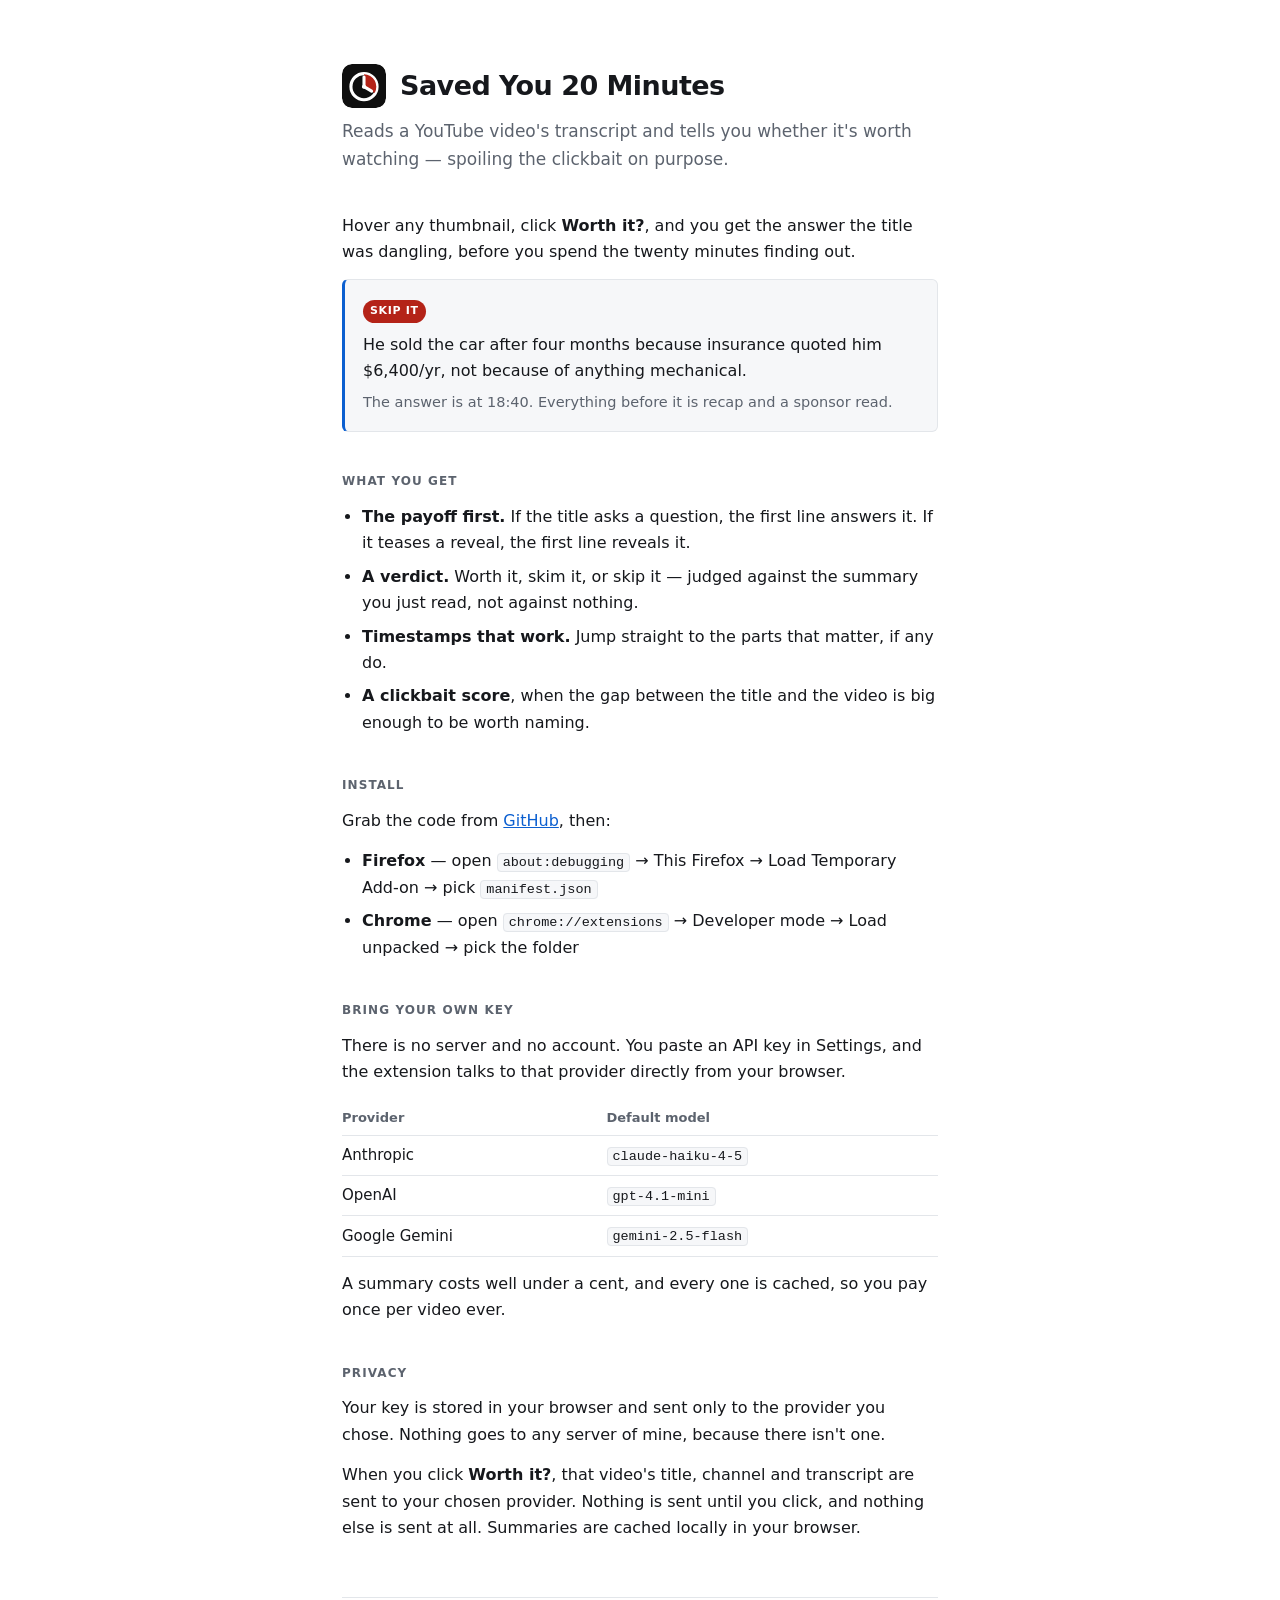
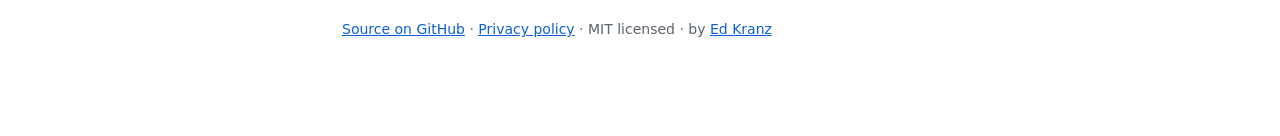
<file: docs/index.html>
<!doctype html>
<html lang="en">
<head>
<meta charset="utf-8">
<meta name="viewport" content="width=device-width, initial-scale=1">
<title>Saved You 20 Minutes</title>
<meta name="description" content="A browser extension that reads a YouTube video's transcript and tells you whether it's worth watching.">
<link rel="icon" href="icon.svg">
<style>
  :root {
    --fg: #16181c; --muted: #5c636e; --line: #e3e6ea;
    --bg: #fff; --soft: #f6f7f9; --accent: #0b5fd0;
  }
  @media (prefers-color-scheme: dark) {
    :root {
      --fg: #e8eaed; --muted: #9aa3ad; --line: #2b2f36;
      --bg: #111316; --soft: #1a1d21; --accent: #64a8ff;
    }
  }
  * { box-sizing: border-box; }
  body {
    margin: 0 auto; padding: 64px 22px 96px; max-width: 640px;
    background: var(--bg); color: var(--fg);
    font: 16px/1.65 -apple-system, BlinkMacSystemFont, "Segoe UI", Roboto, system-ui, sans-serif;
  }
  header { display: flex; align-items: center; gap: 14px; margin-bottom: 8px; }
  header img { width: 44px; height: 44px; border-radius: 10px; }
  h1 { font-size: 27px; margin: 0; letter-spacing: -.02em; }
  .tag { color: var(--muted); font-size: 17px; margin: 0 0 40px; }
  h2 {
    font-size: 12px; text-transform: uppercase; letter-spacing: .09em;
    color: var(--muted); margin: 40px 0 12px; font-weight: 600;
  }
  p { margin: 0 0 14px; }
  ul { margin: 0 0 14px; padding-left: 20px; }
  li { margin-bottom: 7px; }
  a { color: var(--accent); }
  code {
    background: var(--soft); border: 1px solid var(--line); border-radius: 4px;
    padding: 1px 5px; font-size: 13.5px;
    font-family: ui-monospace, SFMono-Regular, Menlo, monospace;
  }
  .example {
    border: 1px solid var(--line); border-left: 3px solid var(--accent);
    border-radius: 6px; background: var(--soft); padding: 16px 18px; margin: 0 0 14px;
  }
  .verdict {
    display: inline-block; font-size: 11px; font-weight: 700; letter-spacing: .06em;
    background: #b42318; color: #fff; padding: 2px 7px; border-radius: 999px;
    margin-bottom: 9px;
  }
  .example p { margin: 0; }
  .example .why { color: var(--muted); font-size: 14.5px; margin-top: 7px; }
  table { border-collapse: collapse; width: 100%; font-size: 15px; margin-bottom: 14px; }
  th, td { text-align: left; padding: 7px 10px 7px 0; border-bottom: 1px solid var(--line); }
  th { color: var(--muted); font-weight: 600; font-size: 13px; }
  footer {
    margin-top: 56px; padding-top: 20px; border-top: 1px solid var(--line);
    color: var(--muted); font-size: 14px;
  }
</style>
</head>
<body>

<header>
  <img src="icon.svg" alt="">
  <h1>Saved You 20 Minutes</h1>
</header>
<p class="tag">Reads a YouTube video's transcript and tells you whether it's worth watching — spoiling the clickbait on purpose.</p>

<p>Hover any thumbnail, click <strong>Worth it?</strong>, and you get the answer the title was dangling, before you spend the twenty minutes finding out.</p>

<div class="example">
  <span class="verdict">SKIP IT</span>
  <p>He sold the car after four months because insurance quoted him $6,400/yr, not because of anything mechanical.</p>
  <p class="why">The answer is at 18:40. Everything before it is recap and a sponsor read.</p>
</div>

<h2>What you get</h2>
<ul>
  <li><strong>The payoff first.</strong> If the title asks a question, the first line answers it. If it teases a reveal, the first line reveals it.</li>
  <li><strong>A verdict.</strong> Worth it, skim it, or skip it — judged against the summary you just read, not against nothing.</li>
  <li><strong>Timestamps that work.</strong> Jump straight to the parts that matter, if any do.</li>
  <li><strong>A clickbait score</strong>, when the gap between the title and the video is big enough to be worth naming.</li>
</ul>

<h2>Install</h2>
<p>Grab the code from <a href="https://github.com/edkranz/savedyou20minutes">GitHub</a>, then:</p>
<ul>
  <li><strong>Firefox</strong> — open <code>about:debugging</code> → This Firefox → Load Temporary Add-on → pick <code>manifest.json</code></li>
  <li><strong>Chrome</strong> — open <code>chrome://extensions</code> → Developer mode → Load unpacked → pick the folder</li>
</ul>

<h2>Bring your own key</h2>
<p>There is no server and no account. You paste an API key in Settings, and the extension talks to that provider directly from your browser.</p>
<table>
  <tr><th>Provider</th><th>Default model</th></tr>
  <tr><td>Anthropic</td><td><code>claude-haiku-4-5</code></td></tr>
  <tr><td>OpenAI</td><td><code>gpt-4.1-mini</code></td></tr>
  <tr><td>Google Gemini</td><td><code>gemini-2.5-flash</code></td></tr>
</table>
<p>A summary costs well under a cent, and every one is cached, so you pay once per video ever.</p>

<h2>Privacy</h2>
<p>Your key is stored in your browser and sent only to the provider you chose. Nothing goes to any server of mine, because there isn't one.</p>
<p>When you click <strong>Worth it?</strong>, that video's title, channel and transcript are sent to your chosen provider. Nothing is sent until you click, and nothing else is sent at all. Summaries are cached locally in your browser.</p>

<footer>
  <a href="https://github.com/edkranz/savedyou20minutes">Source on GitHub</a> · <a href="privacy.html">Privacy policy</a> · MIT licensed · by <a href="https://kranz.au">Ed Kranz</a>
</footer>

</body>
</html>
</file>
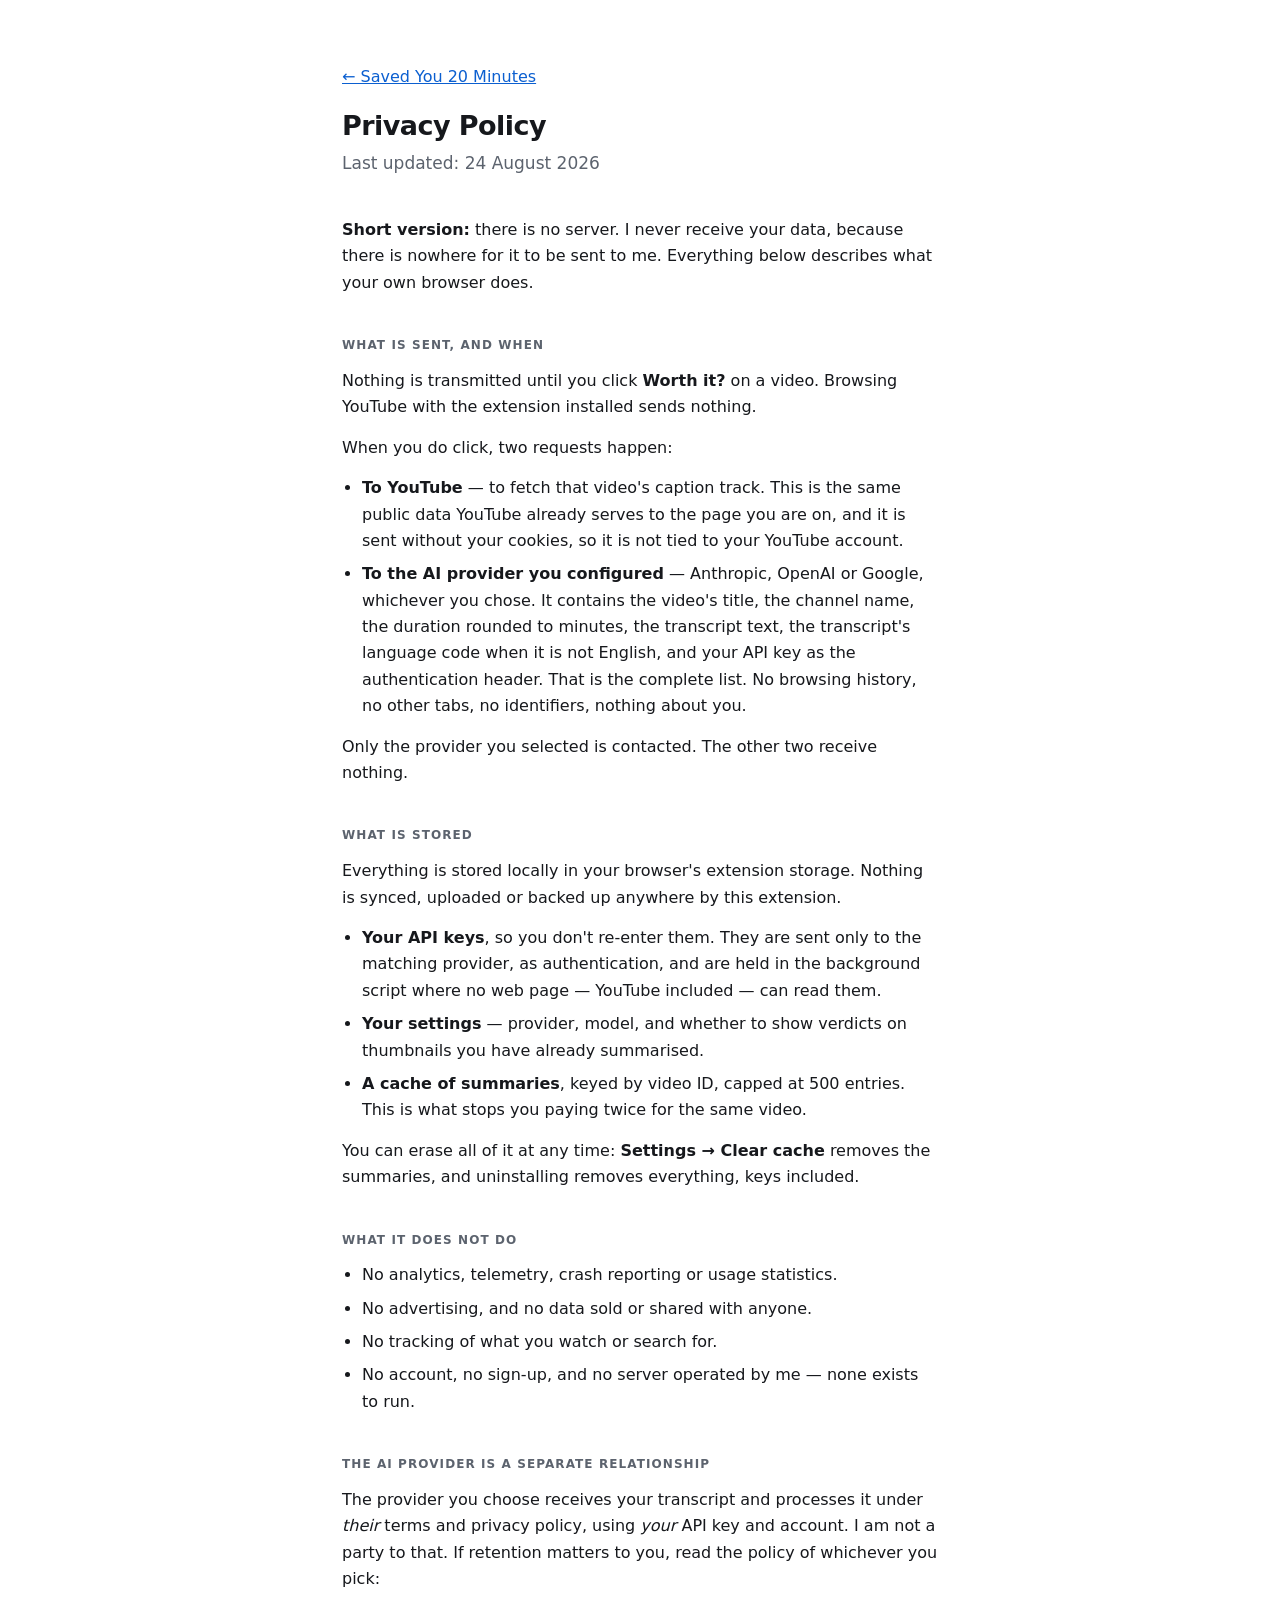
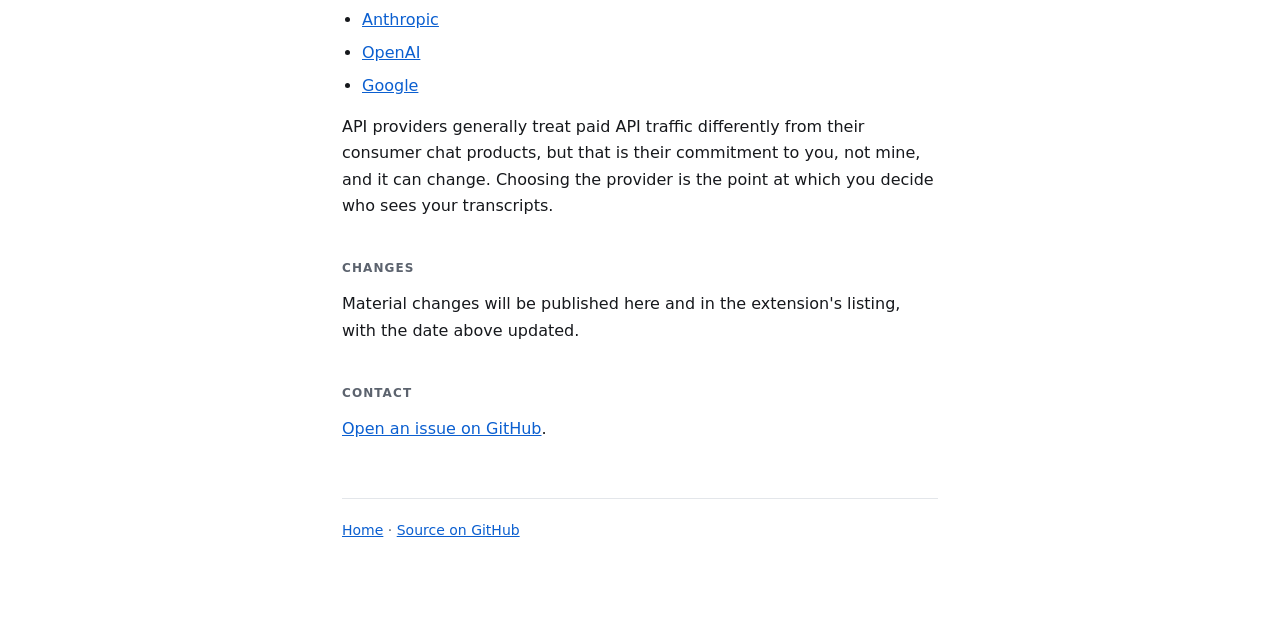
<file: docs/privacy.html>
<!doctype html>
<html lang="en">
<head>
<meta charset="utf-8">
<meta name="viewport" content="width=device-width, initial-scale=1">
<title>Privacy Policy — Saved You 20 Minutes</title>
<meta name="description" content="Privacy policy for the Saved You 20 Minutes browser extension.">
<link rel="icon" href="icon.svg">
<style>
  :root {
    --fg: #16181c; --muted: #5c636e; --line: #e3e6ea;
    --bg: #fff; --soft: #f6f7f9; --accent: #0b5fd0;
  }
  @media (prefers-color-scheme: dark) {
    :root {
      --fg: #e8eaed; --muted: #9aa3ad; --line: #2b2f36;
      --bg: #111316; --soft: #1a1d21; --accent: #64a8ff;
    }
  }
  * { box-sizing: border-box; }
  body {
    margin: 0 auto; padding: 64px 22px 96px; max-width: 640px;
    background: var(--bg); color: var(--fg);
    font: 16px/1.65 -apple-system, BlinkMacSystemFont, "Segoe UI", Roboto, system-ui, sans-serif;
  }
  header { display: flex; align-items: center; gap: 14px; margin-bottom: 8px; }
  header img { width: 44px; height: 44px; border-radius: 10px; }
  h1 { font-size: 27px; margin: 0; letter-spacing: -.02em; }
  .tag { color: var(--muted); font-size: 17px; margin: 0 0 40px; }
  h2 {
    font-size: 12px; text-transform: uppercase; letter-spacing: .09em;
    color: var(--muted); margin: 40px 0 12px; font-weight: 600;
  }
  p { margin: 0 0 14px; }
  ul { margin: 0 0 14px; padding-left: 20px; }
  li { margin-bottom: 7px; }
  a { color: var(--accent); }
  code {
    background: var(--soft); border: 1px solid var(--line); border-radius: 4px;
    padding: 1px 5px; font-size: 13.5px;
    font-family: ui-monospace, SFMono-Regular, Menlo, monospace;
  }
  .example {
    border: 1px solid var(--line); border-left: 3px solid var(--accent);
    border-radius: 6px; background: var(--soft); padding: 16px 18px; margin: 0 0 14px;
  }
  .verdict {
    display: inline-block; font-size: 11px; font-weight: 700; letter-spacing: .06em;
    background: #b42318; color: #fff; padding: 2px 7px; border-radius: 999px;
    margin-bottom: 9px;
  }
  .example p { margin: 0; }
  .example .why { color: var(--muted); font-size: 14.5px; margin-top: 7px; }
  table { border-collapse: collapse; width: 100%; font-size: 15px; margin-bottom: 14px; }
  th, td { text-align: left; padding: 7px 10px 7px 0; border-bottom: 1px solid var(--line); }
  th { color: var(--muted); font-weight: 600; font-size: 13px; }
  footer {
    margin-top: 56px; padding-top: 20px; border-top: 1px solid var(--line);
    color: var(--muted); font-size: 14px;
  }
</style>
</head>
<body>

<p><a href="./">&larr; Saved You 20 Minutes</a></p>
<h1>Privacy Policy</h1>
<p class="tag">Last updated: 24 August 2026</p>

<p><strong>Short version:</strong> there is no server. I never receive your data, because there is nowhere for it to be sent to me. Everything below describes what your own browser does.</p>

<h2>What is sent, and when</h2>
<p>Nothing is transmitted until you click <strong>Worth it?</strong> on a video. Browsing YouTube with the extension installed sends nothing.</p>
<p>When you do click, two requests happen:</p>
<ul>
  <li><strong>To YouTube</strong> — to fetch that video's caption track. This is the same public data YouTube already serves to the page you are on, and it is sent without your cookies, so it is not tied to your YouTube account.</li>
  <li><strong>To the AI provider you configured</strong> — Anthropic, OpenAI or Google, whichever you chose. It contains the video's title, the channel name, the duration rounded to minutes, the transcript text, the transcript's language code when it is not English, and your API key as the authentication header. That is the complete list. No browsing history, no other tabs, no identifiers, nothing about you.</li>
</ul>
<p>Only the provider you selected is contacted. The other two receive nothing.</p>

<h2>What is stored</h2>
<p>Everything is stored locally in your browser's extension storage. Nothing is synced, uploaded or backed up anywhere by this extension.</p>
<ul>
  <li><strong>Your API keys</strong>, so you don't re-enter them. They are sent only to the matching provider, as authentication, and are held in the background script where no web page — YouTube included — can read them.</li>
  <li><strong>Your settings</strong> — provider, model, and whether to show verdicts on thumbnails you have already summarised.</li>
  <li><strong>A cache of summaries</strong>, keyed by video ID, capped at 500 entries. This is what stops you paying twice for the same video.</li>
</ul>
<p>You can erase all of it at any time: <strong>Settings &rarr; Clear cache</strong> removes the summaries, and uninstalling removes everything, keys included.</p>

<h2>What it does not do</h2>
<ul>
  <li>No analytics, telemetry, crash reporting or usage statistics.</li>
  <li>No advertising, and no data sold or shared with anyone.</li>
  <li>No tracking of what you watch or search for.</li>
  <li>No account, no sign-up, and no server operated by me — none exists to run.</li>
</ul>

<h2>The AI provider is a separate relationship</h2>
<p>The provider you choose receives your transcript and processes it under <em>their</em> terms and privacy policy, using <em>your</em> API key and account. I am not a party to that. If retention matters to you, read the policy of whichever you pick:</p>
<ul>
  <li><a href="https://www.anthropic.com/legal/privacy">Anthropic</a></li>
  <li><a href="https://openai.com/policies/privacy-policy">OpenAI</a></li>
  <li><a href="https://policies.google.com/privacy">Google</a></li>
</ul>
<p>API providers generally treat paid API traffic differently from their consumer chat products, but that is their commitment to you, not mine, and it can change. Choosing the provider is the point at which you decide who sees your transcripts.</p>

<h2>Changes</h2>
<p>Material changes will be published here and in the extension's listing, with the date above updated.</p>

<h2>Contact</h2>
<p><a href="https://github.com/edkranz/savedyou20minutes/issues">Open an issue on GitHub</a>.</p>

<footer>
  <a href="./">Home</a> · <a href="https://github.com/edkranz/savedyou20minutes">Source on GitHub</a>
</footer>

</body>
</html>
</file>
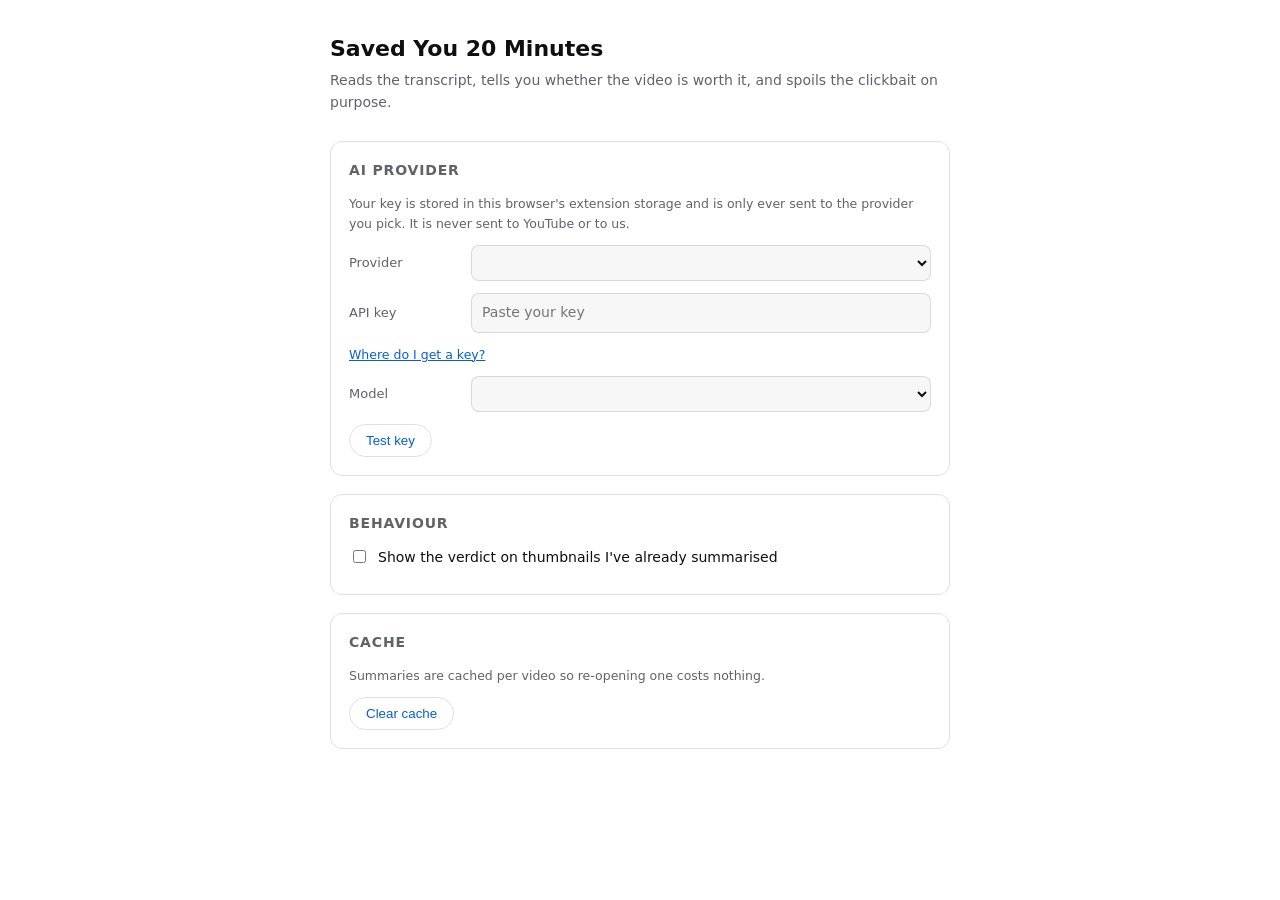
<file: src/options/options.html>
<!doctype html>
<html>
<head>
  <meta charset="utf-8">
  <title>Saved You 20 Minutes — Settings</title>
  <link rel="stylesheet" href="options.css">
</head>
<body>
  <main>
    <header>
      <h1>Saved You 20 Minutes</h1>
      <p class="sub">Reads the transcript, tells you whether the video is worth it, and spoils the clickbait on purpose.</p>
    </header>

    <section>
      <h2>AI provider</h2>
      <p class="hint">Your key is stored in this browser's extension storage and is only ever sent to the provider you pick. It is never sent to YouTube or to us.</p>

      <label class="field">
        <span>Provider</span>
        <select id="provider"></select>
      </label>

      <label class="field">
        <span>API key</span>
        <input id="apiKey" type="password" spellcheck="false" autocomplete="off" placeholder="Paste your key">
      </label>
      <p class="hint"><a id="keyLink" href="#" target="_blank" rel="noopener">Where do I get a key?</a></p>

      <label class="field">
        <span>Model</span>
        <select id="model"></select>
      </label>

      <div class="actions">
        <button id="test" class="btn ghost" type="button">Test key</button>
        <span id="testResult" class="result"></span>
      </div>
    </section>

    <section>
      <h2>Behaviour</h2>
      <label class="check">
        <input id="showCachedBadges" type="checkbox">
        <span>Show the verdict on thumbnails I've already summarised</span>
      </label>
    </section>

    <section>
      <h2>Cache</h2>
      <p class="hint">Summaries are cached per video so re-opening one costs nothing. <span id="cacheStats"></span></p>
      <button id="clearCache" class="btn ghost" type="button">Clear cache</button>
      <span id="clearResult" class="result"></span>
    </section>

    <footer>
      <span id="saveState" class="result"></span>
    </footer>
  </main>
  <script src="options.js" type="module"></script>
</body>
</html>
</file>
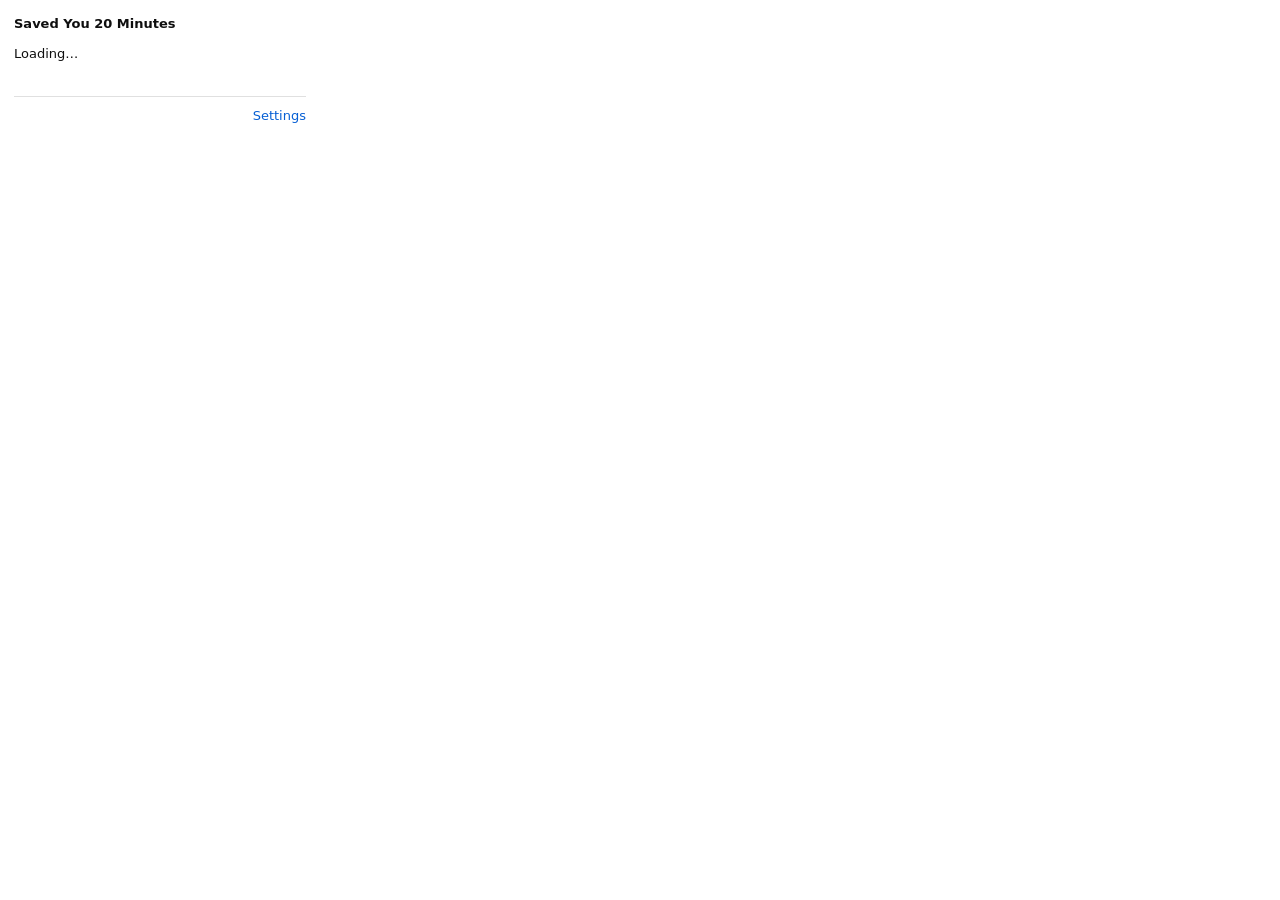
<file: src/popup/popup.html>
<!doctype html>
<html>
<head>
  <meta charset="utf-8">
  <title>Saved You 20 Minutes</title>
  <link rel="stylesheet" href="popup.css">
</head>
<body>
  <div id="app" class="app">
    <div class="row">
      <b>Saved You 20 Minutes</b>
    </div>
    <div id="body" class="body">Loading…</div>
    <div class="foot">
      <span id="stats" class="muted"></span>
      <button id="settings" class="link" type="button">Settings</button>
    </div>
  </div>
  <script src="popup.js" type="module"></script>
</body>
</html>
</file>
<file: src/options/options.css>
:root {
  --bg: #fff; --fg: #0f0f0f; --muted: #5f6368;
  --line: #0000001f; --soft: #f7f7f7; --accent: #065fd4;
}
@media (prefers-color-scheme: dark) {
  :root {
    --bg: #181818; --fg: #f1f1f1; --muted: #aaa;
    --line: #ffffff24; --soft: #ffffff0f; --accent: #3ea6ff;
  }
}
* { box-sizing: border-box; }
body {
  margin: 0; padding: 32px 20px 60px;
  background: var(--bg); color: var(--fg);
  font: 400 14px/1.55 Roboto, "Segoe UI", system-ui, sans-serif;
}
main { max-width: 620px; margin: 0 auto; }
h1 { font-size: 22px; margin: 0 0 4px; }
h2 { font-size: 14px; text-transform: uppercase; letter-spacing: .06em; color: var(--muted); margin: 0 0 12px; }
.sub { color: var(--muted); margin: 0 0 28px; }
section { border: 1px solid var(--line); border-radius: 12px; padding: 18px; margin-bottom: 18px; }
.field { display: grid; grid-template-columns: 110px 1fr; align-items: center; gap: 12px; margin-bottom: 12px; }
.field > span { color: var(--muted); font-size: 13px; }
input, select {
  width: 100%; padding: 8px 10px; border-radius: 8px;
  border: 1px solid var(--line); background: var(--soft); color: var(--fg);
  font: inherit;
}
input:focus, select:focus { outline: 2px solid var(--accent); outline-offset: 1px; }
.hint { color: var(--muted); font-size: 12.5px; margin: 0 0 12px; }
a { color: var(--accent); }
.check { display: flex; gap: 9px; align-items: flex-start; margin-bottom: 8px; }
.check input { width: auto; margin-top: 3px; }
.actions { display: flex; align-items: center; gap: 12px; margin-top: 4px; }
.btn {
  background: var(--accent); color: #fff; border: 0; border-radius: 999px;
  padding: 8px 16px; font: 600 13px/1 inherit; cursor: pointer;
}
.btn.ghost { background: transparent; color: var(--accent); border: 1px solid var(--line); }
.btn:hover { filter: brightness(1.1); }
.result { font-size: 12.5px; color: var(--muted); }
.result.ok  { color: #1a7f37; }
.result.err { color: #b42318; }
footer { text-align: right; min-height: 20px; }
</file>
<file: src/popup/popup.css>
:root { --bg:#fff; --fg:#0f0f0f; --muted:#5f6368; --line:#0000001f; --accent:#065fd4; }
@media (prefers-color-scheme: dark) {
  :root { --bg:#212121; --fg:#f1f1f1; --muted:#aaa; --line:#ffffff26; --accent:#3ea6ff; }
}
* { box-sizing: border-box; }
body {
  margin: 0; width: 320px; background: var(--bg); color: var(--fg);
  font: 400 13px/1.5 Roboto, "Segoe UI", system-ui, sans-serif;
}
.app { padding: 14px; }
.row { display: flex; align-items: center; gap: 8px; margin-bottom: 10px; }
.body { min-height: 40px; }
.muted { color: var(--muted); font-size: 11.5px; }
.foot {
  display: flex; align-items: center; justify-content: space-between;
  border-top: 1px solid var(--line); margin-top: 12px; padding-top: 9px;
}
.btn {
  background: var(--accent); color: #fff; border: 0; border-radius: 999px;
  padding: 8px 14px; font: 600 13px/1 inherit; cursor: pointer; width: 100%;
}
.link { background: none; border: 0; color: var(--accent); cursor: pointer; font: inherit; padding: 0; }
.link:hover { text-decoration: underline; }
.warn { color: #b42318; }
.pill { font-size: 10.5px; font-weight: 700; letter-spacing:.05em; padding: 2px 7px; border-radius: 999px; color:#fff; }
.v-watch{background:#1a7f37}.v-skim{background:#9a6700}.v-skip{background:#b42318}.v-unclear{background:#57606a}
.answer { font-weight: 600; margin: 8px 0 0; }
</file>
